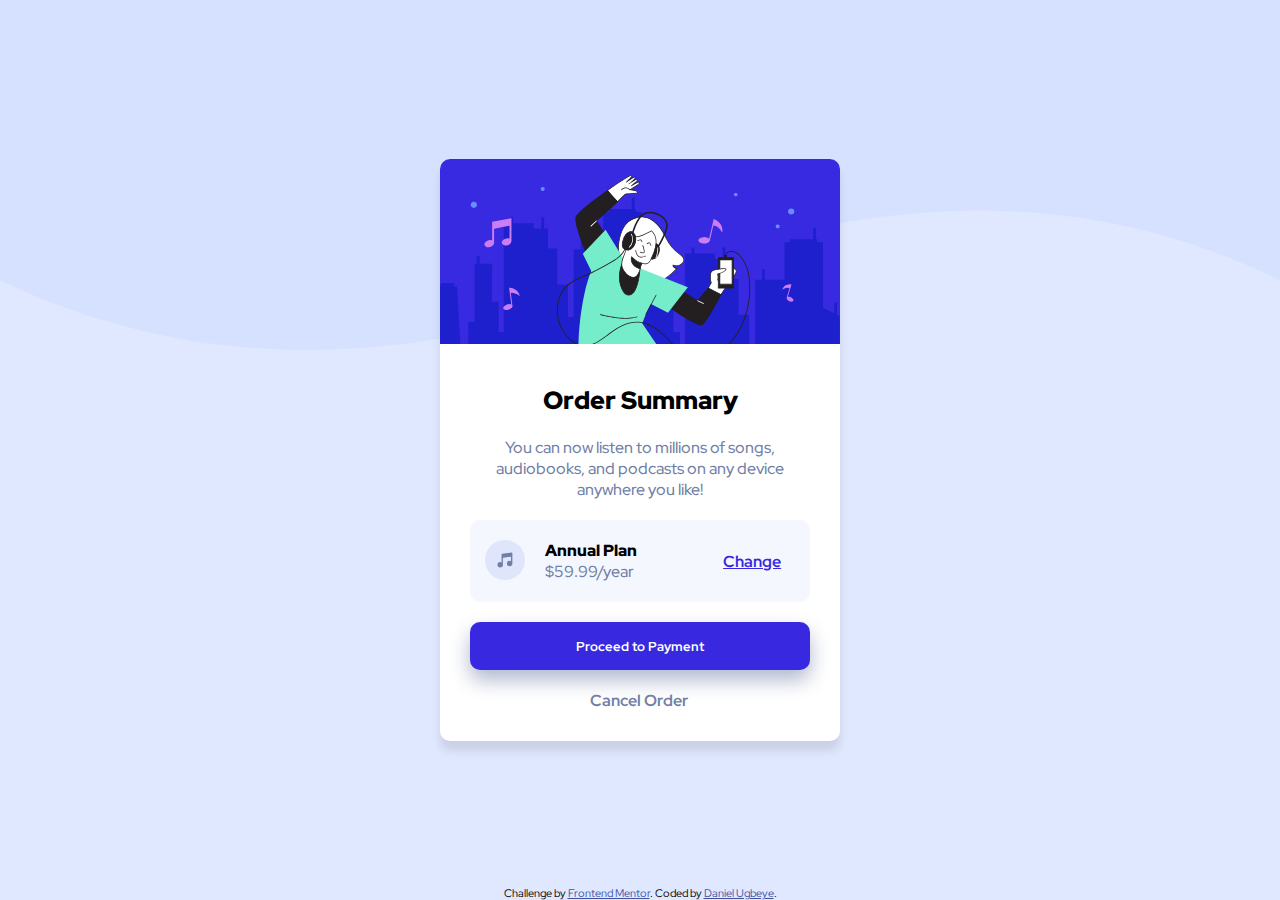
<file: order-summary-component-main/index.html>
<!DOCTYPE html>
<html lang="en">
<head>
    <meta charset="UTF-8">
    <meta name="viewport" content="width=device-width, initial-scale=1.0"> <!-- displays site properly based on user's device -->

    <link rel="icon" type="image/png" sizes="32x32" href="./images/favicon-32x32.png">

    <title>Frontend Mentor | Order summary card</title>

    <!-- Feel free to remove these styles or customise in your own stylesheet 👍 -->
    <link rel="stylesheet" href="style.css">
</head>

<body>

    <img id = "first-img" src="./images/pattern-background-desktop.svg" alt="">

    <div class="container">

        <img src="./images/illustration-hero.svg" alt="illustration">

        <div class="order">
            <h3>Order Summary</h3>

            <p>
                You can now listen to millions of songs, audiobooks, and podcasts on any device anywhere you like!
            </p>

            <div class = "music" >
                <img src="./images/icon-music.svg" alt="">
                <div>
                    Annual Plan
                    <span>$59.99/year</span>
                </div>
                <p> Change</p>
            </div>

            <button>Proceed to Payment</button>

            <p class ="last" >Cancel Order</p>
        </div>
    </div>

    <div class="attribution">
        Challenge by <a href="https://www.frontendmentor.io?ref=challenge" target="_blank">Frontend Mentor</a>.
        Coded by <a href="#">Daniel Ugbeye</a>.
      </div>
</body>
</html>
</file>
<file: order-summary-component-main/style.css>
@import url('https://fonts.googleapis.com/css2?family=Red+Hat+Display:wght@500;700;900&display=swap');

*{
    margin: 0;
    padding: 0;
    font-family:  'Red Hat Display', sans-serif;
}

.attribution { font-size: 11px; text-align: center; position: absolute; bottom: 0; }
.attribution a { color: hsl(228, 45%, 44%); }

html{
  background: hsl(225, 100%, 94%);
  width: 100vw;
  height: 100vh;
  overflow: auto;
}

body{
    display: flex;
    align-items: center;
    flex-direction: column;
}

body > img{
  position: absolute;
  top: 0;
  left: 0;
  height: 350px;
  width: 100%;
  z-index:  -1;
}

p{
  font-size: 16px;
  text-align: center;
  font-weight: 500;
  color: hsl(224, 23%, 55%);
}

.order > p{
    padding: 20px 0;
}

h3{
    margin: 0;
    margin-top: 10px;
    padding: 0;
    text-align: center;
    font-weight: 900;
    font-size: 25px;
}

.container{
    position: absolute;
    width: 400px;
    height: fit-content;
    background-color: white;
    overflow: hidden;
    border-radius: 10px;
    box-shadow: 0 10px 10px rgba(0, 0, 0, 0.1);
    display: flex;
    flex-direction: column;
    top: 50%;
    transform: translateY(-50%);
    z-index: 1;
}

.container > img{
    height: 35%;
    max-height: 185px;
}

.order{
  padding: 30px;
  height: 70%;
  position: relative;
}

.music{
    background-color: hsl(225, 100%, 98%);
    width: fit-content;
    padding: 20px 15px;
    display: flex;
    flex-direction: row;
    margin: 0;
    margin-bottom: 20px;
    border-radius: 10px;
    gap: 10px;
}

.music > img{
    width: 40px;
    height: 40px;
    margin-right: 10px;
}

.music > div{
    font-weight: 900;
}

.music > div > span{
    font-size: 16px;
    font-weight: 500;
    color: hsl(224, 23%, 55%);
}

.music > p{
    text-decoration: underline;
    color: hsl(245, 75%, 52%);
    display: inline-block;
    margin: auto 0;
    font-weight: 700;
    width: 33%;
    justify-self: flex-end;
    cursor: pointer;
}

.music > p:hover{
    color: hsl(266, 53%, 55%);
    text-decoration: none;
}
.order > button{
    background-color: hsl(245, 75%, 52%);
    width: 100%;
    color: white;
    outline: 0;
    border: none;
    padding: 15px 0px;
    border-radius: 10px;
    font-weight: 700;
    display: flex;
    align-items: center;
    justify-content: center;
    margin: 0 auto 20px;
    box-shadow: 0 10px 20px hsl(224, 23%, 75%);
}

.order > button:hover{
    background-color: hsl(266, 53%, 55%);
    cursor: pointer;
}

.order > .last{
    padding: 0;
    color: hsl(224, 23%, 55%);
    font-weight: 700;
    cursor: pointer;
    width: 100px;
    display: flex;
    text-align: center;
    margin: 0 auto;
}

.order > .last:hover{
    color: black;
}

@media screen and (max-width: 375px) {
    .container{
        max-width: 90%;
        max-height: 600px;
        margin: 2opx 0;
    }

    p, .music > div > span{
        font-size: 14px;
    }

    h3{
        font-size: 20px;
    }

    .music > div{
        font-size: 14px;
    }
}
</file>
